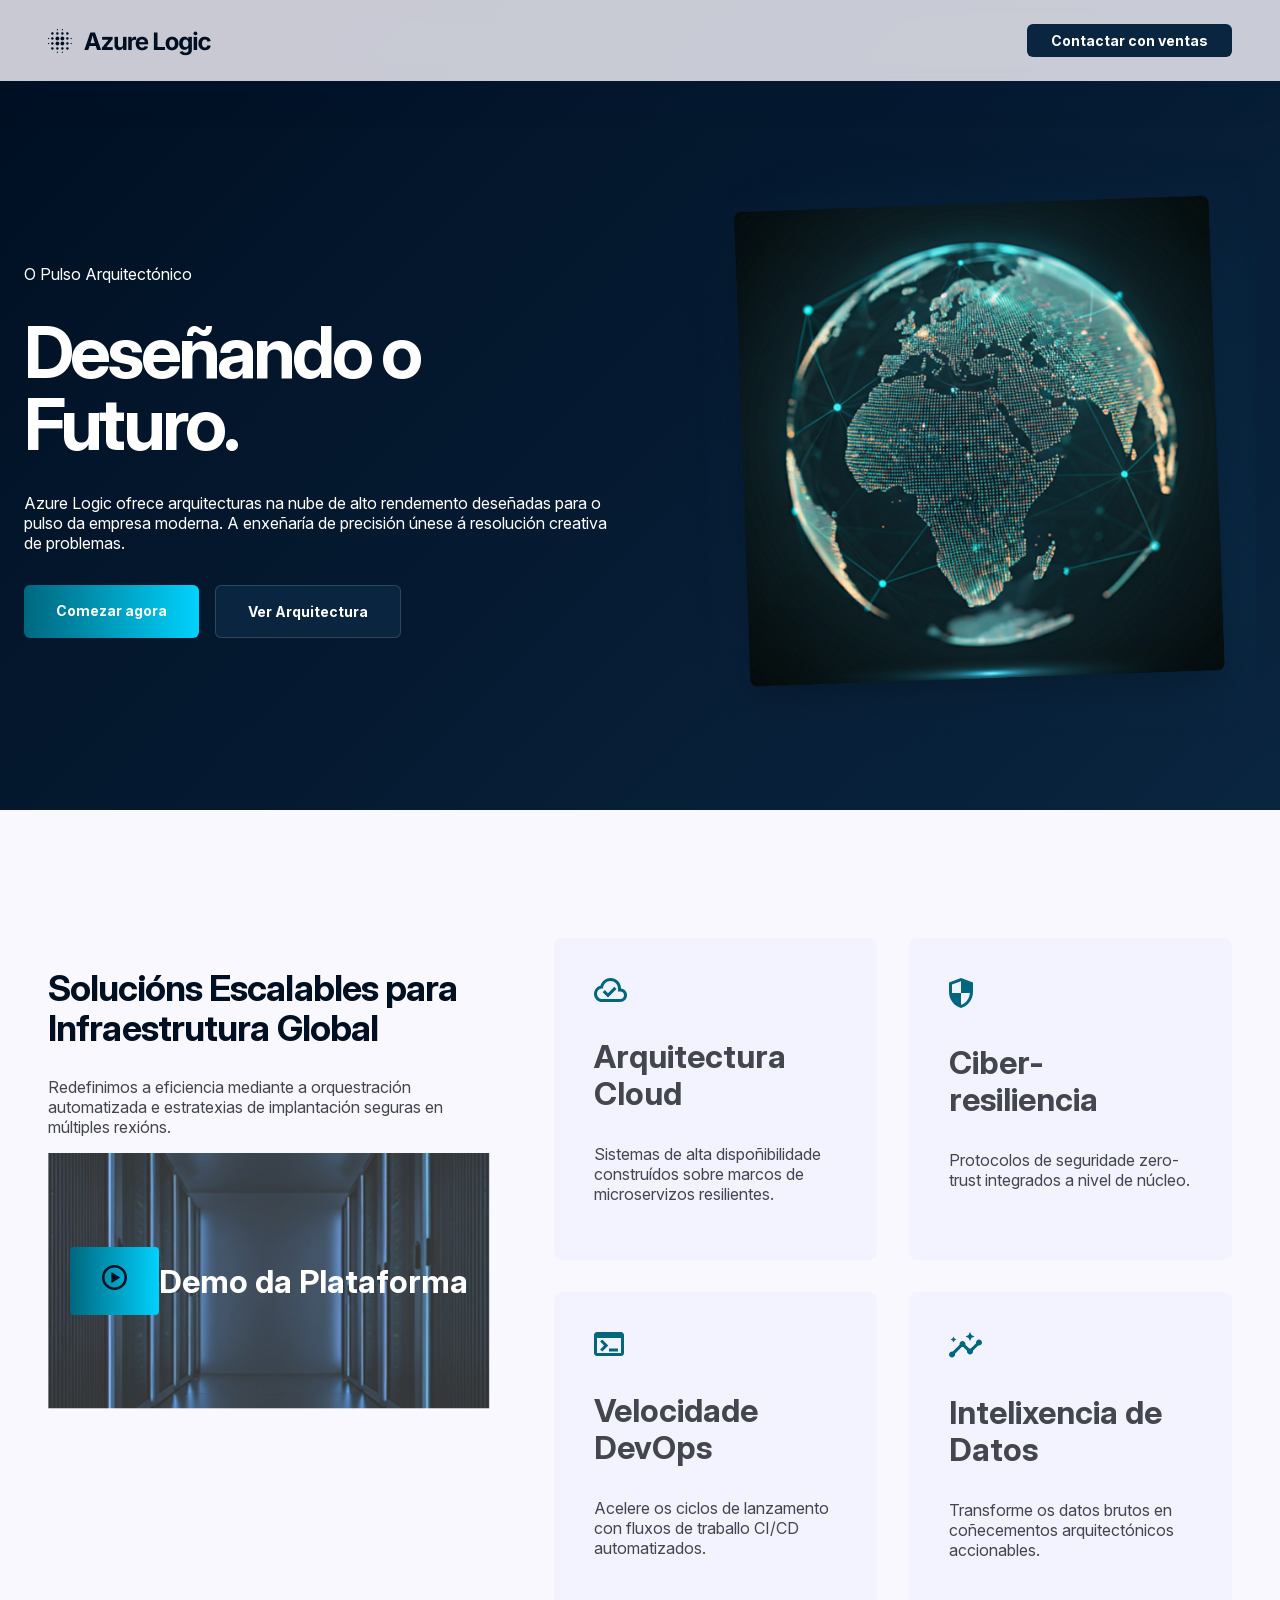
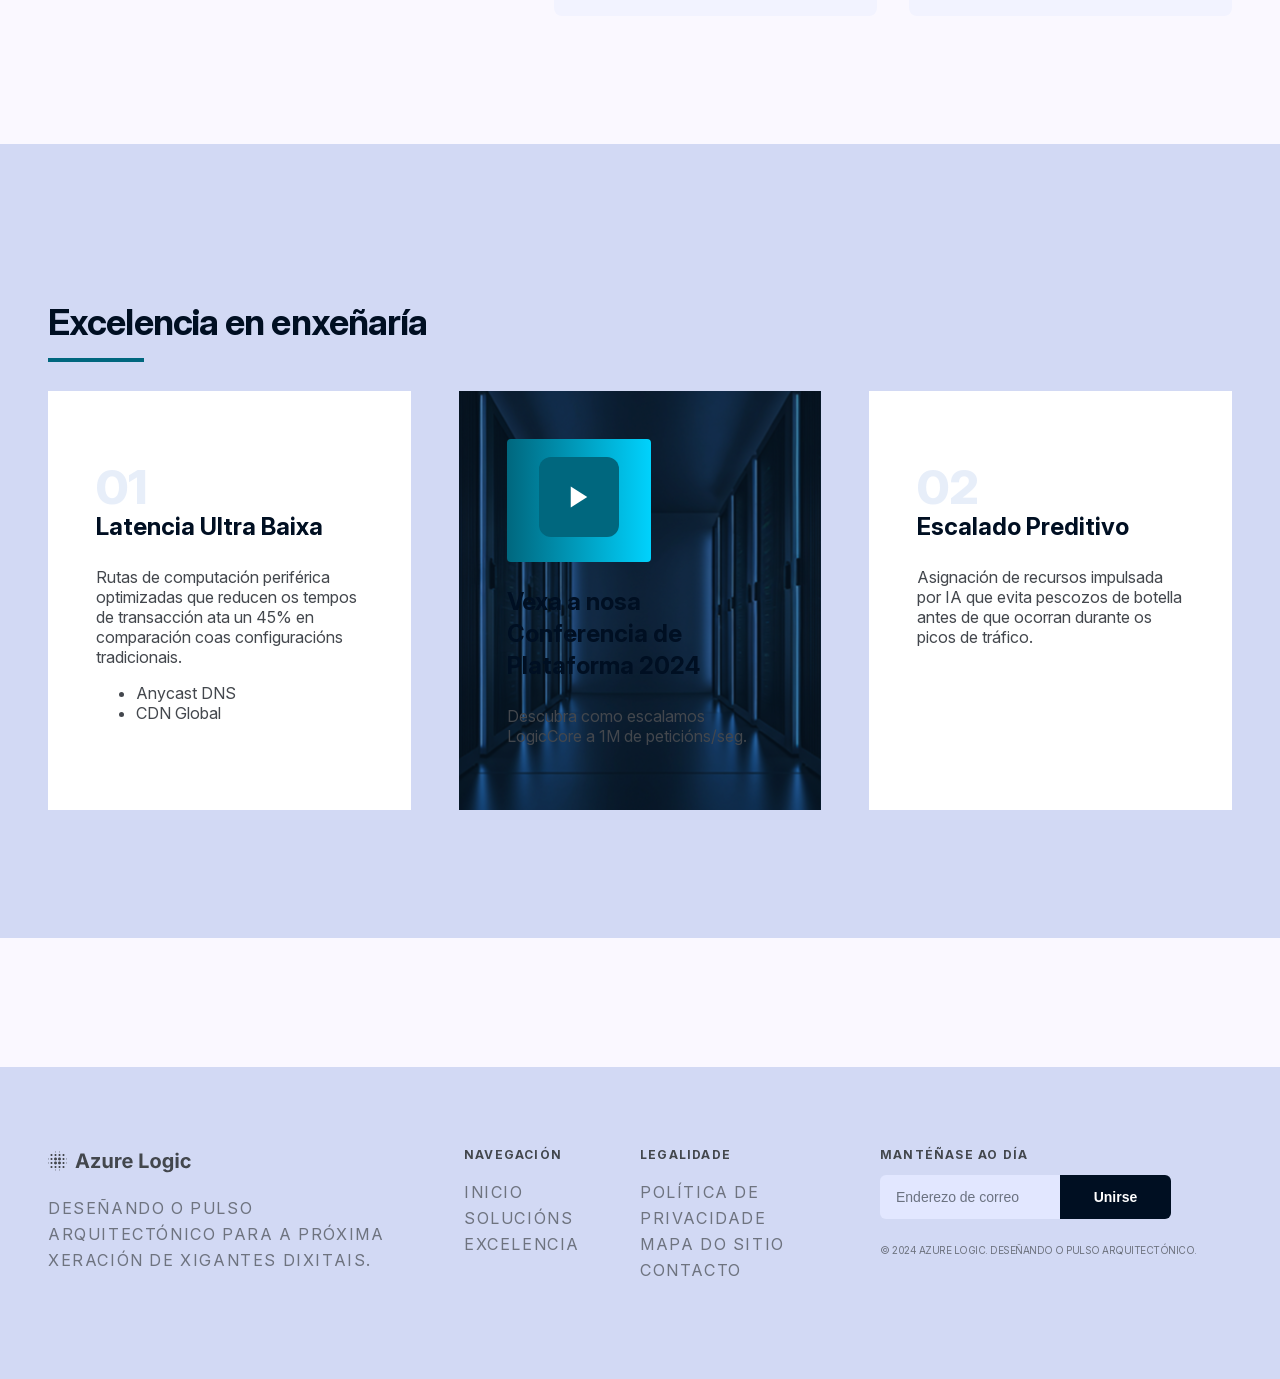
<file: index.html>
<!DOCTYPE html>
<html lang="gl">

<head>
    <meta charset="UTF-8">
    <base href="https://zeroseisdesign.github.io/azurelogic/">
    <meta name="viewport" content="width=device-width, initial-scale=1.0">
    <title>Inicio | Azure logic</title>
    <link rel="stylesheet" href="assets/css/imprimir.css" media="print">
    <link rel="stylesheet" href="assets/css/estilo.css" media="screen">
    <link rel="stylesheet" href="assets/css/inicio.css" media="screen">
    <link rel="icon" type="image/png" href="/favicon-96x96.png" sizes="96x96">
    <link rel="icon" type="image/svg+xml" href="/favicon.svg">
    <link rel="shortcut icon" href="/favicon.ico">
    <link rel="apple-touch-icon" sizes="180x180" href="/apple-touch-icon.png">
    <meta name="apple-mobile-web-app-title" content="Azure logic">
    <link rel="manifest" href="/site.webmanifest">
</head>

<body>
    <header>
        <nav class="contenedor-flex posicion-fija">
            <img src="assets/imaxes/logotipo.png" alt="logotipo" width="163" height="32">
            <ul class="oculto-print">
                <li><a role="button" href="index.html">Inicio</a></li>
                <li><a role="button" href="quen-somos.html">Solucións</a></li>
                <li><a role="button" href="#">Excelencia</a></li>
                <li><a role="button" href="contacto.html">Contacto</a></li>
            </ul>
            <a class="boton textos-blancos" role="button" href="contacto.html">Contactar con ventas</a>
        </nav>
        <div class="contenedor-flex banner">
            <div class="textos-blancos">
                <p>O Pulso Arquitectónico</p>
                <h1>Deseñando
                    o Futuro.</h1>
                <p>Azure Logic ofrece arquitecturas na nube de alto rendemento deseñadas para o pulso da empresa
                    moderna. A enxeñaría de precisión únese á resolución creativa de problemas.</p>
                <div class="contenedor-flex botones-banner">
                    <a class="boton boton-principal textos-blancos" href="">Comezar agora</a>
                    <a class="boton boton-secundario textos-blancos" href="">Ver Arquitectura</a>
                </div>
            </div>
            <div>
                <img class="imaxe-responsive key-visual oculto-print" src="assets/imaxes/globo-terraqueo.png"
                    alt="Globo terraqueo" width="693" height="752">
            </div>
        </div>
    </header>
    <main>
        <section>
            <div class="contenedor-flex contenedor-centrado contidos-solucions">
                <div class="textos-solucions">
                    <h2>Solucións Escalables para
                        Infraestrutura Global</h2>
                    <p>Redefinimos a eficiencia mediante a orquestración
                        automatizada e estratexias de implantación seguras
                        en múltiples rexións.</p>
                    <div class="video-corporativo">
                        <video src="assets/videos/video-corporativo.mp4" muted
                            poster="assets/imaxes/poster-corporativo.jpg"></video>
                        </video>
                        <div>
                            <button type="button"><img src="assets/imaxes/icono-play-video.svg"
                                    alt="play video"></button>
                            <h3>Demo da Plataforma</h3>
                        </div>
                    </div>
                </div>
                <div class="contenedor-flex grupo-solucions">
                    <div>
                        <img src="assets/imaxes/icono-cloud.svg" alt="icono cloud" width="33" height="24">
                        <h3>Arquitectura Cloud</h3>
                        <p>Sistemas de alta dispoñibilidade
                            construídos sobre marcos de
                            microservizos resilientes.</p>
                    </div>
                    <div>
                        <img src="assets/imaxes/icono-seguridad.svg" alt="icono seguridade" width="24" height="30"
                            aria-hidden="true">
                        <h3>Ciber-resiliencia</h3>
                        <p>Protocolos de seguridade zero-trust integrados a nivel de núcleo.</p>
                    </div>
                    <div>
                        <img src="assets/imaxes/icono-devops.svg" alt="icono desenvolvemento" aria-hidden="true"
                            width="30" height="24">
                        <h3>Velocidade DevOps</h3>
                        <p>Acelere os ciclos de lanzamento
                            con fluxos de traballo CI/CD
                            automatizados.</p>
                    </div>
                    <div>
                        <img src="assets/imaxes/icono-intelixencia.svg" alt="icono intelixencia" aria-hidden="true"
                            width="33" height="26">
                        <h3>Intelixencia de Datos</h3>
                        <p>Transforme os datos brutos en
                            coñecementos arquitectónicos
                            accionables.</p>
                    </div>
                </div>
            </div>
        </section>
        <section class="fondo-terciario">
            <div class="contenedor-centrado">
                <h2 class="sub-raiado">Excelencia en enxeñaría</h2>
                <div class="contenedor-flex caixas-brancas">
                    <div>
                        <h3><span>01</span> Latencia Ultra Baixa</h3>
                        <p>Rutas de computación periférica optimizadas que reducen os
                            tempos de transacción ata un 45%
                            en comparación coas
                            configuracións tradicionais.</p>
                        <ul>
                            <li>Anycast DNS</li>
                            <li>CDN Global</li>
                        </ul>
                    </div>
                    <div class="caixa-video">
                        <img class="fondo oculto-print" src="assets/imaxes/servidores.png" alt="servidores" width="363"
                            height="453">
                        <div>
                            <button type="button" aria-label="play">
                                <img src="assets/imaxes/icono-play.svg" alt="play">
                            </button>
                            <h3>Vexa a nosa Conferencia de Plataforma 2024</h3>
                            <p>Descubra como escalamos LogicCore a 1M de peticións/seg.</p>
                        </div>
                    </div>
                    <div>
                        <h3><span>02</span> Escalado Preditivo</h3>
                        <p>Asignación de recursos impulsada por IA que evita pescozos de botella antes de que ocorran
                            durante os picos de tráfico.</p>
                    </div>
                </div>
            </div>
        </section>
    </main>
    <footer class="contenedor-grid">
        <div class="item-1">
            <img src="assets/imaxes/logotipo-footer.svg" alt="logotipo" width="165" height="28">
            <p>Deseñando o Pulso Arquitectónico para a próxima xeración de xigantes dixitais.</p>
        </div>
        <div class="item-2 oculto-print contenedor-flex">
            <div>
                <h3>Navegación</h3>
                <nav>
                    <ul>
                        <li><a href="#">Inicio</a></li>
                        <li><a href="#">Solucións</a></li>
                        <li><a href="#">Excelencia</a></li>
                    </ul>
                </nav>
            </div>
            <div>
                <h3>legalidade</h3>
                <nav>
                    <ul>
                        <li><a href="#">Política de Privacidade</a></li>
                        <li><a href="#">Mapa do sitio</a></li>
                        <li><a href="#">Contacto</a></li>
                    </ul>
                </nav>
            </div>
        </div>
        <div class="item-3">
            <h3>Mantéñase ao día</h3>
            <form action="#" method="post" class="contenedor-flex">
                <input type="email" name="Newsletter" placeholder="Enderezo de correo">
                <button type="submit">Unirse</button>
            </form>
            <p><small>© 2024 Azure Logic. Deseñando o Pulso Arquitectónico.</small></p>
        </div>
    </footer>
</body>

</html>
</file>
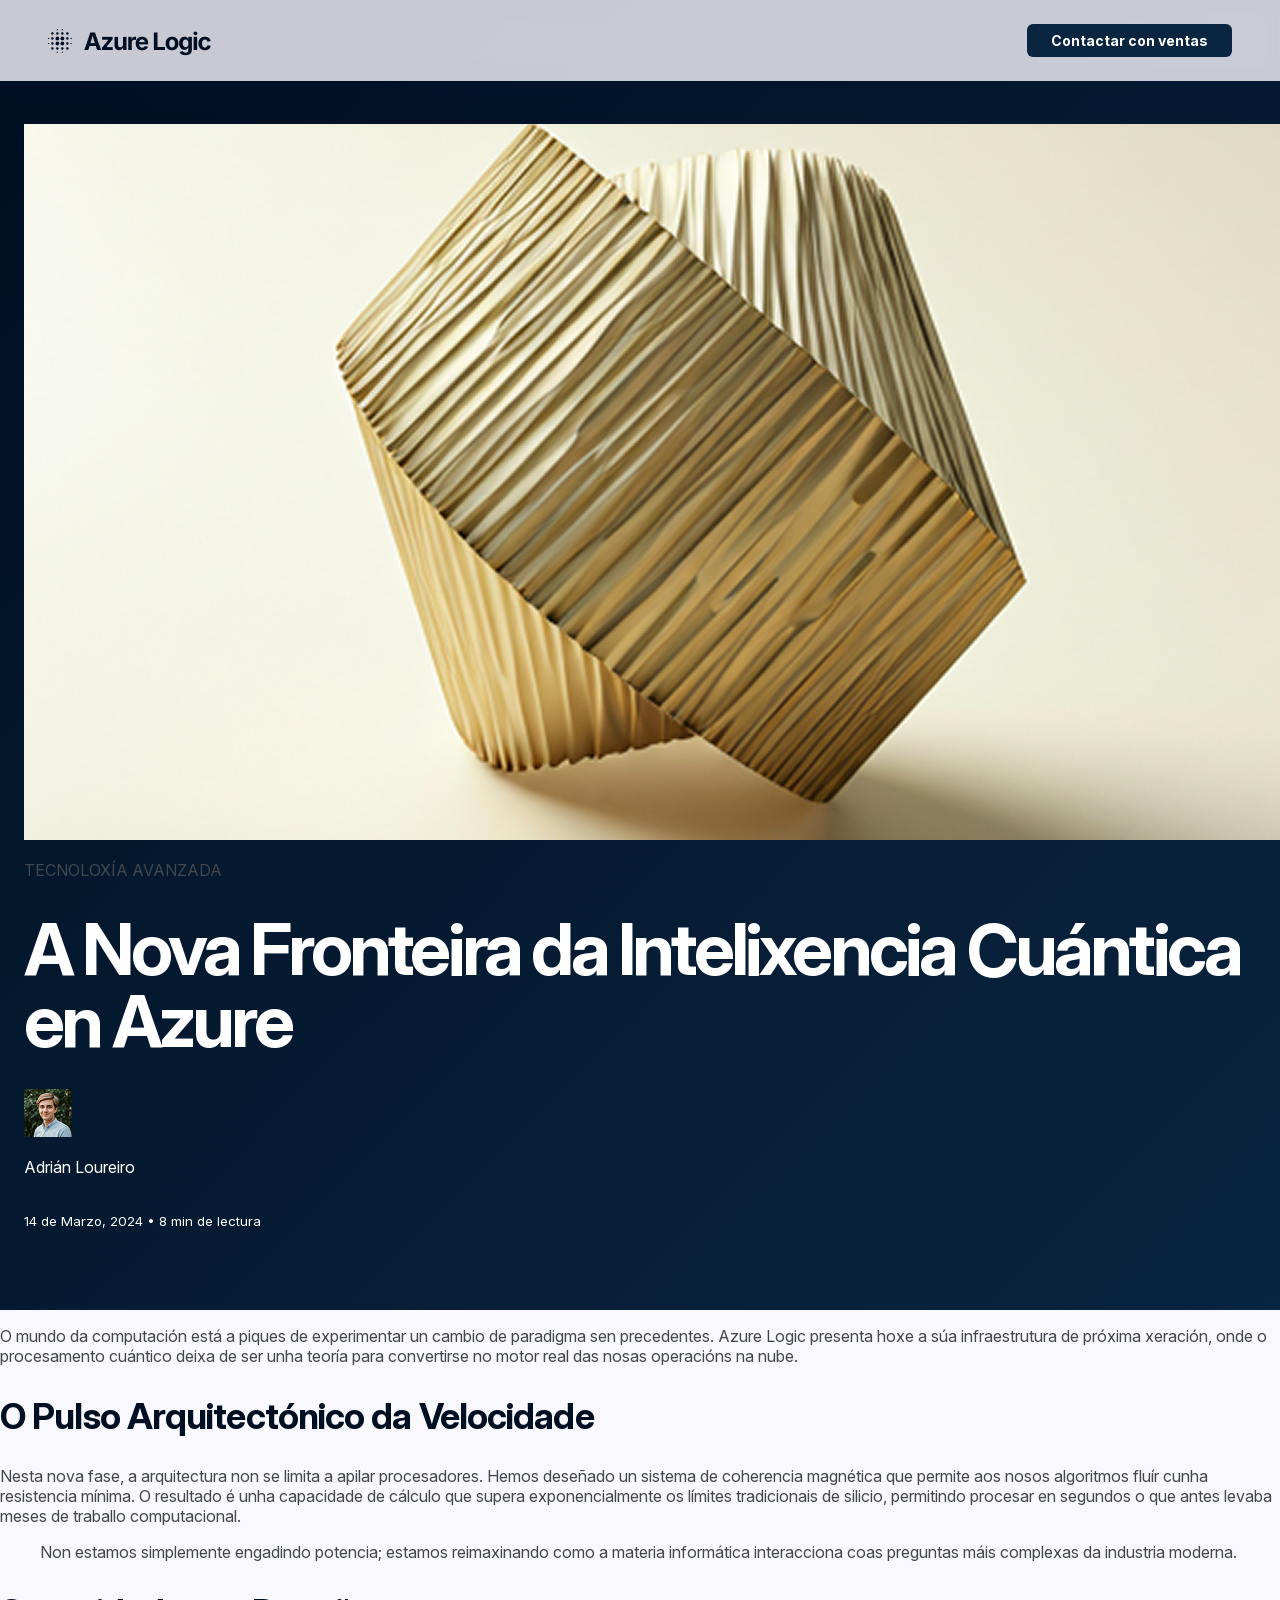
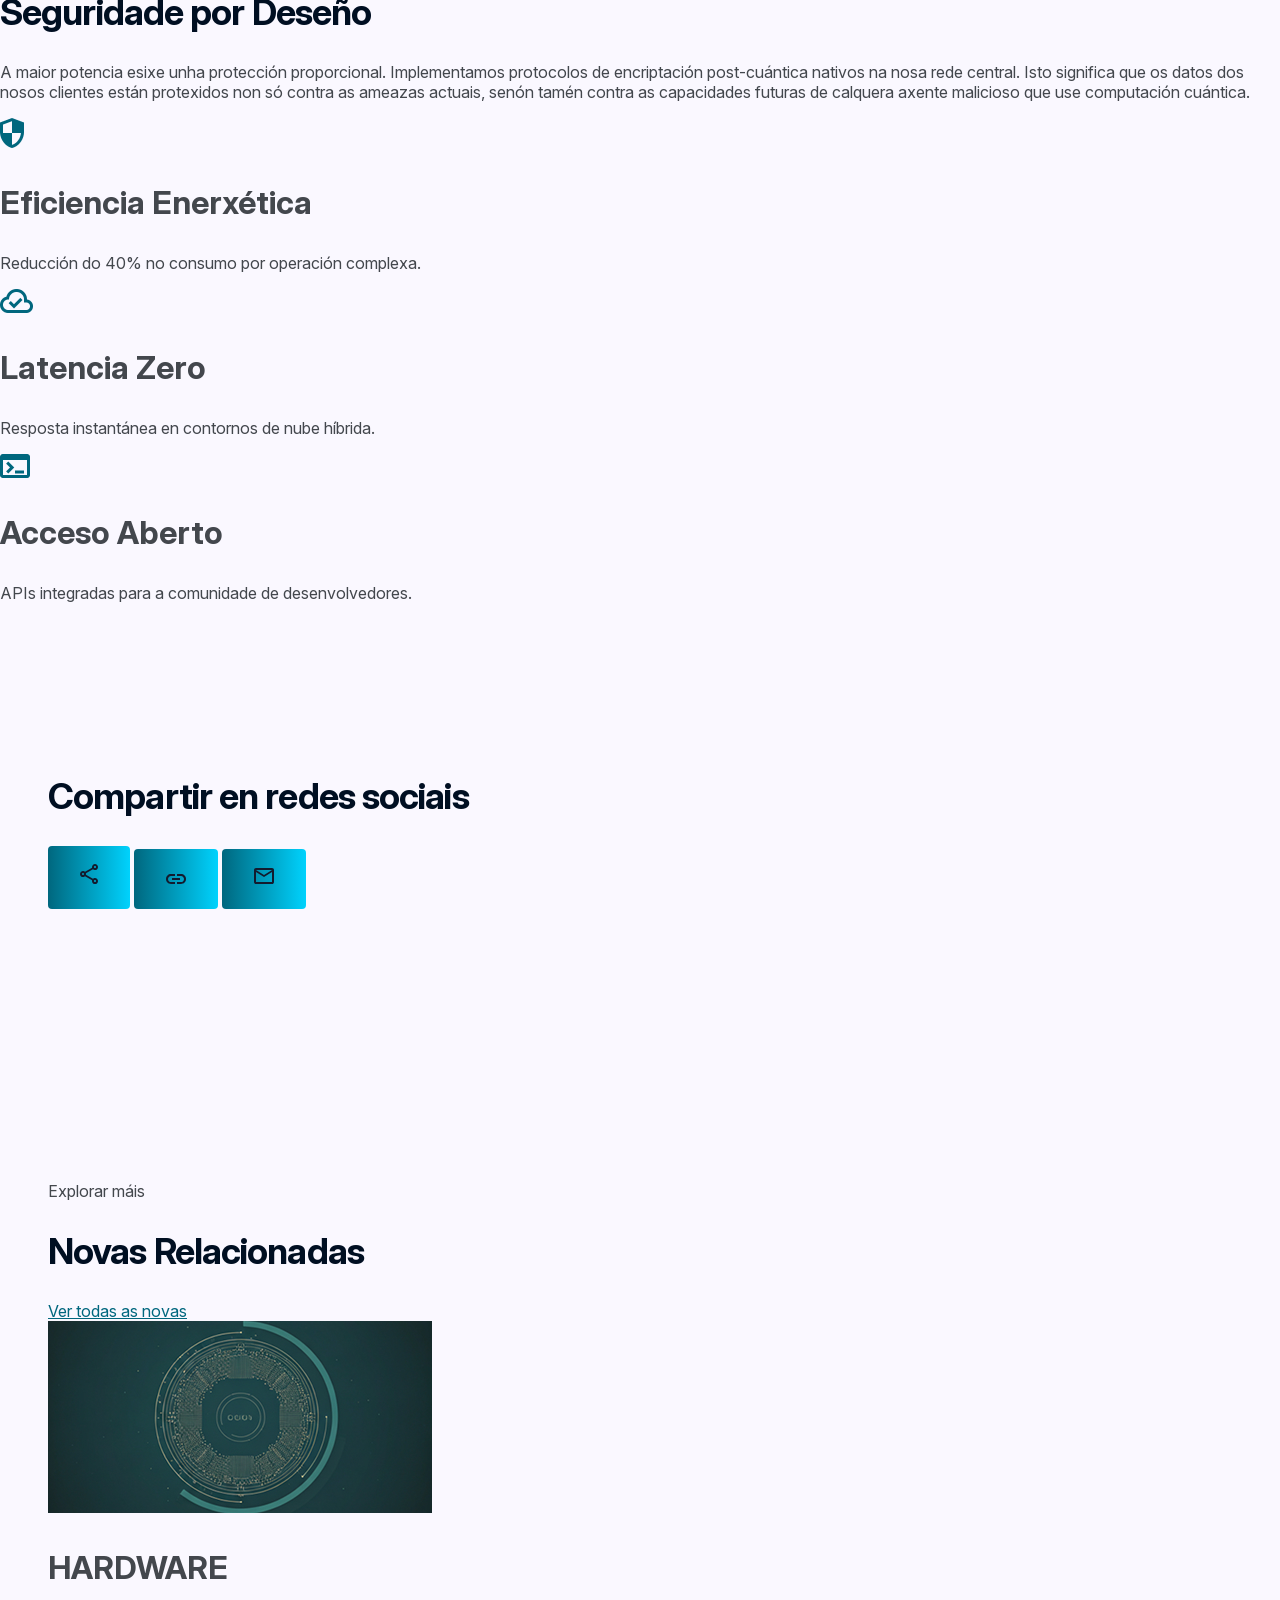
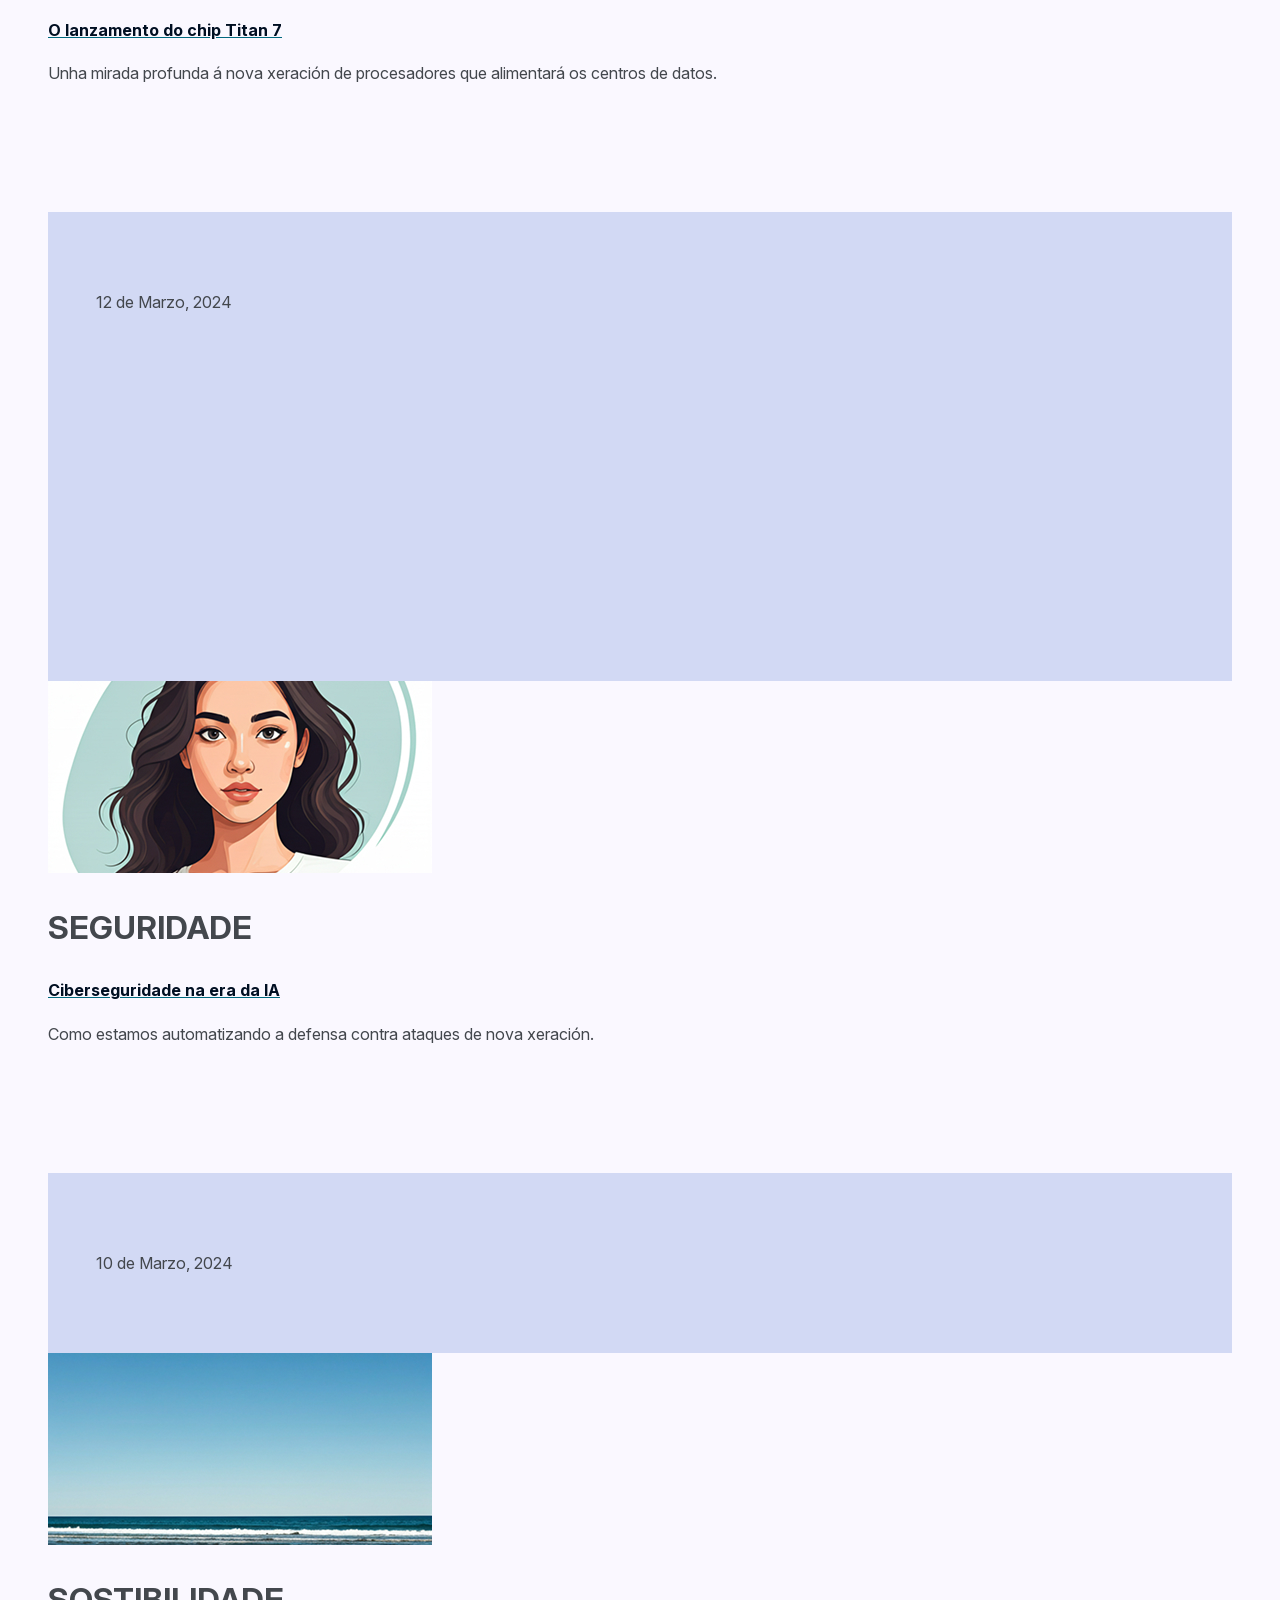
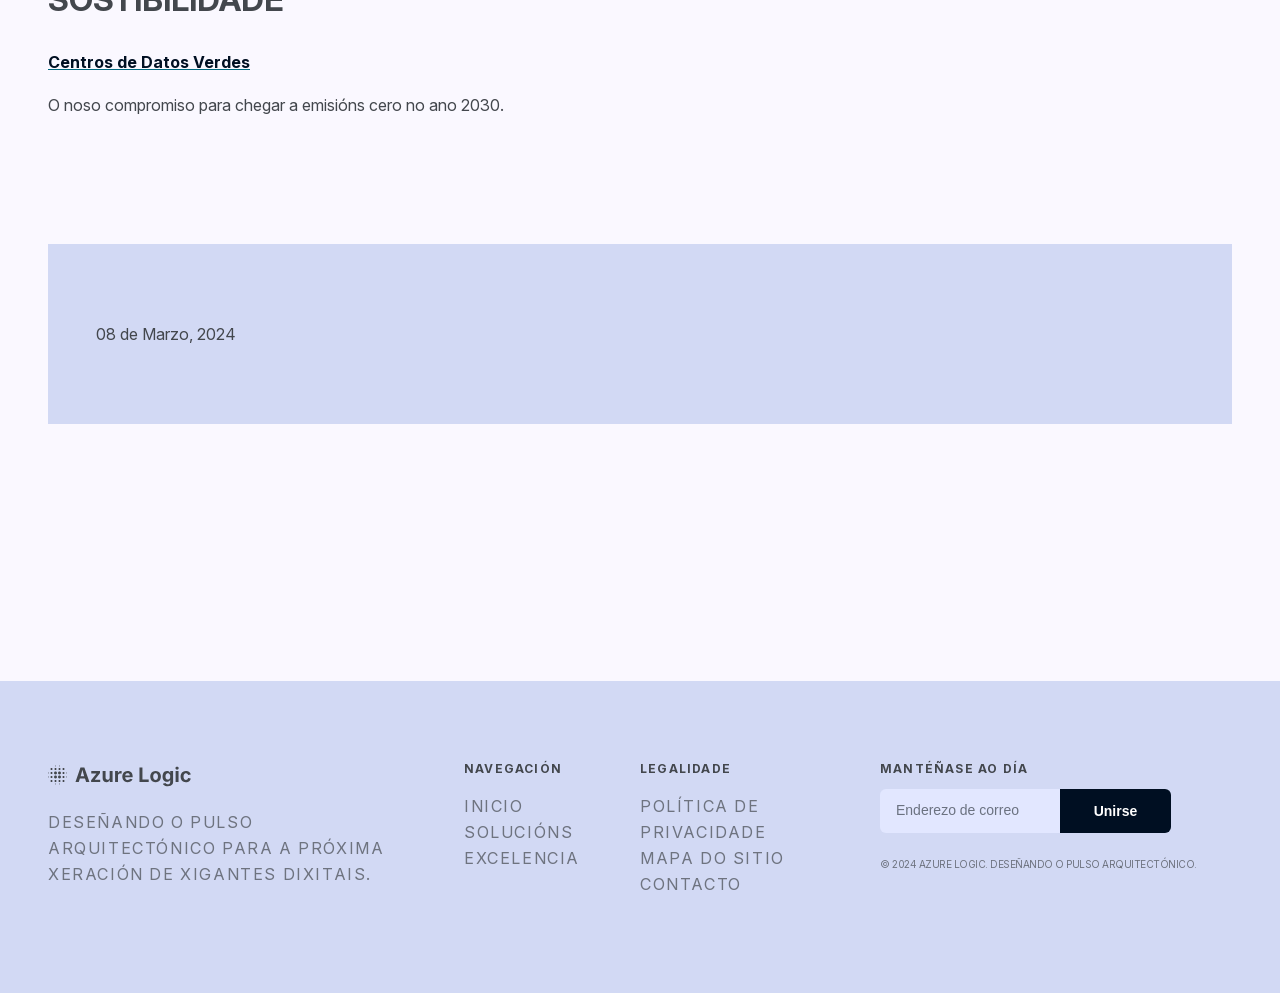
<file: noticia.html>
<!DOCTYPE html>
<html lang="gl">

<head>
    <meta charset="UTF-8">
    <base href="https://zeroseisdesign.github.io/azurelogic/">
    <meta name="viewport" content="width=device-width, initial-scale=1.0">
    <title>Noticias | Azure logic</title>
    <link rel="stylesheet" href="assets/css/imprimir.css" media="print">
    <link rel="stylesheet" href="assets/css/estilo.css" media="screen">
    <link rel="stylesheet" href="assets/css/noticia.css" media="screen">
    <link rel="icon" type="image/png" href="/favicon-96x96.png" sizes="96x96">
    <link rel="icon" type="image/svg+xml" href="/favicon.svg">
    <link rel="shortcut icon" href="/favicon.ico">
    <link rel="apple-touch-icon" sizes="180x180" href="/apple-touch-icon.png">
    <meta name="apple-mobile-web-app-title" content="Azure logic">
    <link rel="manifest" href="/site.webmanifest">
</head>

<body>
    <header>
        <nav class="contenedor-flex posicion-fija">
            <img src="assets/imaxes/logotipo.png" alt="logotipo" width="163" height="32">
            <ul class="oculto-print">
                <li><a role="button" href="index.html">Inicio</a></li>
                <li><a role="button" href="quen-somos.html">Solucións</a></li>
                <li><a role="button" href="#">Excelencia</a></li>
                <li><a role="button" href="contacto.html">Contacto</a></li>
            </ul>
            <a class="boton textos-blancos" role="button" href="contacto.html">Contactar con ventas</a>
        </nav>
        <div class="banner">
            <img src="assets/imaxes/foto-noticia.jpg" alt="Obra de arte" width="1280" height="716">
            <p>TECNOLOXÍA AVANZADA</p>
            <h1 class="textos-blancos">A Nova Fronteira da Intelixencia Cuántica en Azure</h1>
            <div>
                <div><img src="assets/imaxes/Adrian-Loureiro.jpg" alt="Adrián Loureiro" width="48" height="48"></div>
                <div class="textos-blancos">
                    <p>Adrián Loureiro</p>
                    <p><small>14 de Marzo, 2024 • 8 min de lectura</small></p>
                </div>
            </div>
        </div>
    </header>
    <main>
        <article>
            <p>O mundo da computación está a piques de experimentar un cambio de
                paradigma sen precedentes. Azure Logic presenta hoxe a súa infraestrutura
                de próxima xeración, onde o procesamento cuántico deixa de ser unha teoría para convertirse no motor
                real das nosas operacións na nube.</p>
            <h2>O Pulso Arquitectónico da Velocidade</h2>
            <p>Nesta nova fase, a arquitectura non se limita a apilar procesadores. Hemos deseñado un sistema de
                coherencia magnética que permite aos nosos algoritmos fluír cunha resistencia mínima. O resultado é unha
                capacidade de cálculo que supera exponencialmente os límites tradicionais de silicio, permitindo
                procesar en segundos o que antes levaba meses de traballo computacional.</p>
            <blockquote>Non estamos simplemente engadindo potencia; estamos reimaxinando como a materia informática
                interacciona coas preguntas máis complexas da industria moderna.</blockquote>
            <h2>Seguridade por Deseño</h2>
            <p>A maior potencia esixe unha protección proporcional. Implementamos protocolos de encriptación
                post-cuántica nativos na nosa rede central. Isto significa que os datos dos nosos clientes están
                protexidos non só contra as ameazas actuais, senón tamén contra as capacidades futuras de calquera
                axente malicioso que use computación cuántica.</p>
            <div>
                <div><img src="assets/imaxes/icono-seguridad@2x.png" alt="icono eficiencia" width="24" height="30">
                    <h3>Eficiencia Enerxética</h3>
                    <p>Reducción do 40% no consumo por operación complexa.</p>
                </div>
                <div><img src="assets/imaxes/icono-cloud@2x.png" alt="icono latencia" width="33" height="24">
                    <h3>Latencia Zero</h3>
                    <p>Resposta instantánea en contornos de nube híbrida.</p>
                </div>
                <div><img src="assets/imaxes/icono-devops@2x.png" alt="icono acceso aberto" width="30" height="24">
                    <h3>Acceso Aberto</h3>
                    <p>APIs integradas para a comunidade de desenvolvedores.</p>
                </div>
            </div>
            <section>
                <h2>Compartir en redes sociais</h2>
                <button type="button" aria-label="Compartir"><img src="assets/imaxes/icono-compatir.svg"
                        alt="icono compartir"></button>
                <button type="button" aria-label="Copiar enlace">
                    <img src="assets/imaxes/icono-enlace.svg" alt="icono enlace">
                </button>
                <button type="button" aria-label="Enviar por mail"><img src="assets/imaxes/icono-mail.svg"
                        alt="icono email"></button>
            </section>
        </article>
        <section>
            <div>
                <div>
                    <p>Explorar máis</p>
                    <h2>Novas Relacionadas</h2>
                </div>
                <div><a href="#">Ver todas as novas</a></div>
            </div>
            <div>
                <div>
                    <img src="assets/imaxes/Microchips-e-circuitos.jpg" alt="microchips" width="384" height="192">
                    <h3>HARDWARE</h3>
                    <a href="#">
                        <h4>O lanzamento do chip Titan 7</h4>
                    </a>
                    <p>Unha mirada profunda á nova xeración de
                        procesadores que alimentará os centros de datos.</p>
                    <footer>12 de Marzo, 2024<footer>
                </div>
                <div>
                    <img src="assets/imaxes/Seguridade-dixital.jpg" alt="Debuxo dun rostro de muller" width="384"
                        height="192">
                    <h3>SEGURIDADE</h3>
                    <a href="#">
                        <h4>Ciberseguridade na era da IA</h4>
                    </a>
                    <p>Como estamos automatizando a defensa contra
                        ataques de nova xeración.</p>
                    <footer>10 de Marzo, 2024</footer>
                </div>
                <div>
                    <img src="assets/imaxes/Terra-dende-o-espazo.jpg" alt="Horizonte no mar">
                    <h3>SOSTIBILIDADE</h3>
                    <a href="#">
                        <h4>Centros de Datos Verdes</h4>
                    </a>
                    <p>O noso compromiso para chegar a emisións cero
                        no ano 2030.</p>
                    <footer>08 de Marzo, 2024</footer>
                </div>
            </div>
        </section>
    </main>
    <footer class="contenedor-grid">
        <div class="item-1">
            <img src="assets/imaxes/logotipo-footer.svg" alt="logotipo" width="165" height="28">
            <p>Deseñando o Pulso Arquitectónico para a próxima xeración de xigantes dixitais.</p>
        </div>
        <div class="item-2 oculto-print contenedor-flex">
            <div>
                <h3>Navegación</h3>
                <nav>
                    <ul>
                        <li><a href="#">Inicio</a></li>
                        <li><a href="#">Solucións</a></li>
                        <li><a href="#">Excelencia</a></li>
                    </ul>
                </nav>
            </div>
            <div>
                <h3>legalidade</h3>
                <nav>
                    <ul>
                        <li><a href="#">Política de Privacidade</a></li>
                        <li><a href="#">Mapa do sitio</a></li>
                        <li><a href="#">Contacto</a></li>
                    </ul>
                </nav>
            </div>
        </div>
        <div class="item-3">
            <h3>Mantéñase ao día</h3>
            <form action="#" method="post" class="contenedor-flex">
                <input type="email" name="Newsletter" placeholder="Enderezo de correo">
                <button type="submit">Unirse</button>
            </form>
            <p><small>© 2024 Azure Logic. Deseñando o Pulso Arquitectónico.</small></p>
        </div>
    </footer>
</body>

</html>
</file>
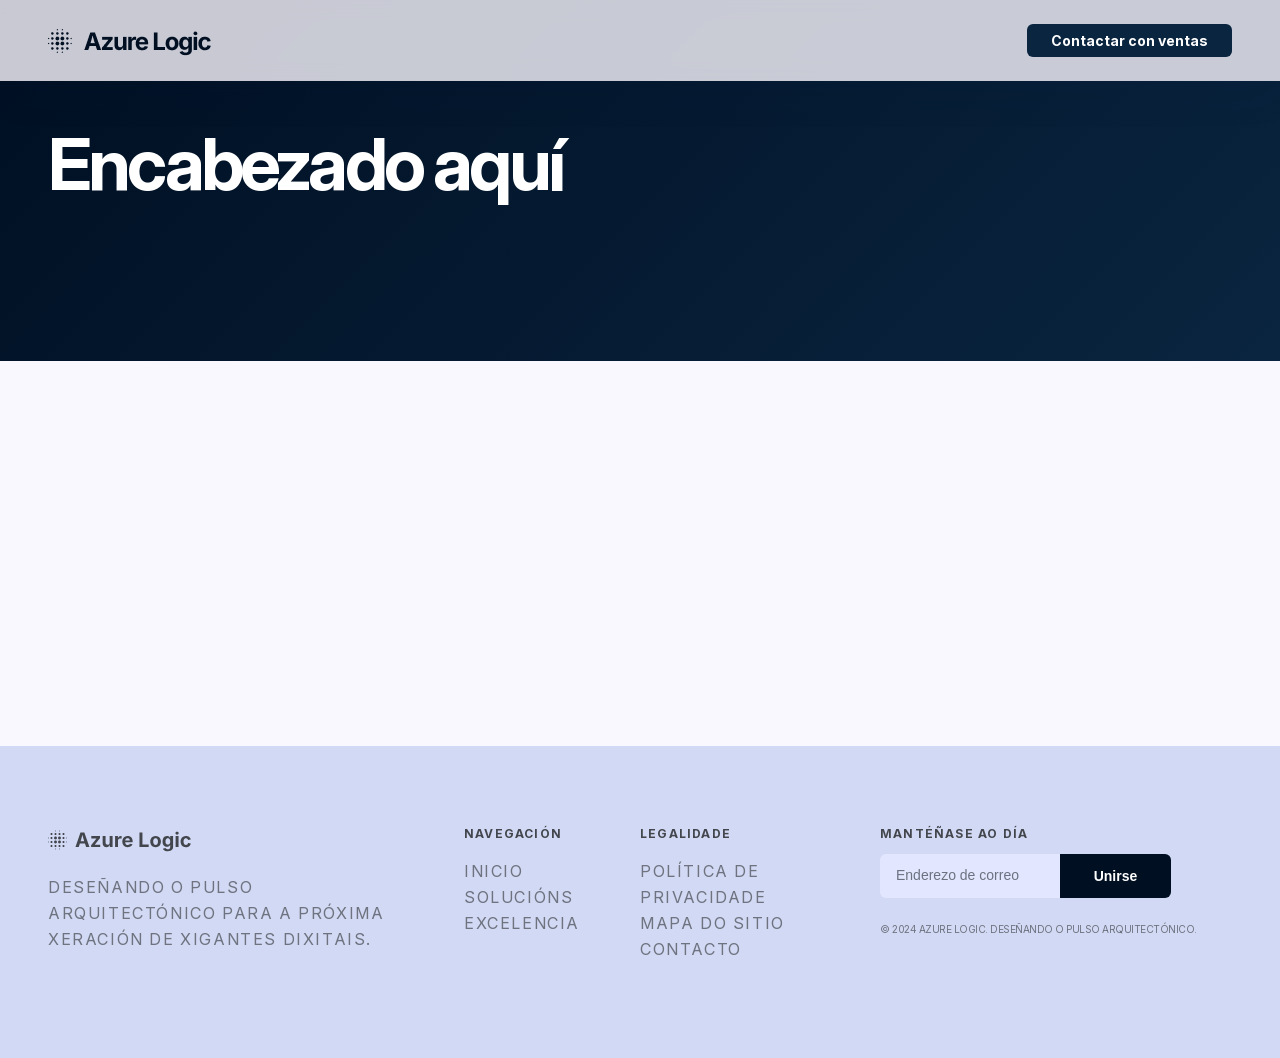
<file: plantilla.html>
<!DOCTYPE html>
<html lang="gl">

<head>
    <meta charset="UTF-8">
    <base href="https://zeroseisdesign.github.io/azurelogic/">
    <meta name="viewport" content="width=device-width, initial-scale=1.0">
    <title>Título aquí | Azure logic</title>
    <link rel="stylesheet" href="assets/css/imprimir.css" media="print">
    <link rel="stylesheet" href="assets/css/estilo.css" media="screen">
    <link rel="stylesheet" href="assets/css/estilo-propio.css" media="screen">
    <link rel="icon" type="image/png" href="/favicon-96x96.png" sizes="96x96">
    <link rel="icon" type="image/svg+xml" href="/favicon.svg">
    <link rel="shortcut icon" href="/favicon.ico">
    <link rel="apple-touch-icon" sizes="180x180" href="/apple-touch-icon.png">
    <meta name="apple-mobile-web-app-title" content="Azure logic">
    <link rel="manifest" href="/site.webmanifest">
</head>

<body>
    <header>
        <nav class="contenedor-flex posicion-fija">
            <img src="assets/imaxes/logotipo.png" alt="logotipo" width="163" height="32">
            <ul class="oculto-print">
                <li><a role="button" href="index.html">Inicio</a></li>
                <li><a role="button" href="quen-somos.html">Solucións</a></li>
                <li><a role="button" href="#">Excelencia</a></li>
                <li><a role="button" href="contacto.html">Contacto</a></li>
            </ul>
            <a class="boton textos-blancos" role="button" href="contacto.html">Contactar con ventas</a>
        </nav>
        <!-- Descomentar a section para personalizar o banner. -->
        <section>
            <!--<img src="assets/imaxes/banner.jpg" alt="Banner de una mujer robotizada representando IA">-->
            <div>
                <h1 class="textos-blancos">Encabezado aquí</h1>
            </div>
        </section>
    </header>
    <main>
        <section>
            <div class="contenedor-centrado">
                <!-- O contido vai aquí. Sustituir isto polo contido -->
            </div>
        </section>
    </main>
    <footer class="contenedor-grid">
        <div class="item-1">
            <img src="assets/imaxes/logotipo-footer.svg" alt="logotipo" width="165" height="28">
            <p>Deseñando o Pulso Arquitectónico para a próxima xeración de xigantes dixitais.</p>
        </div>
        <div class="item-2 oculto-print contenedor-flex">
            <div>
                <h3>Navegación</h3>
                <nav>
                    <ul>
                        <li><a href="#">Inicio</a></li>
                        <li><a href="#">Solucións</a></li>
                        <li><a href="#">Excelencia</a></li>
                    </ul>
                </nav>
            </div>
            <div>
                <h3>legalidade</h3>
                <nav>
                    <ul>
                        <li><a href="#">Política de Privacidade</a></li>
                        <li><a href="#">Mapa do sitio</a></li>
                        <li><a href="#">Contacto</a></li>
                    </ul>
                </nav>
            </div>
        </div>
        <div class="item-3">
            <h3>Mantéñase ao día</h3>
            <form action="#" method="post" class="contenedor-flex">
                <input type="email" name="Newsletter" placeholder="Enderezo de correo">
                <button type="submit">Unirse</button>
            </form>
            <p><small>© 2024 Azure Logic. Deseñando o Pulso Arquitectónico.</small></p>
        </div>
    </footer>
</body>

</html>
</file>
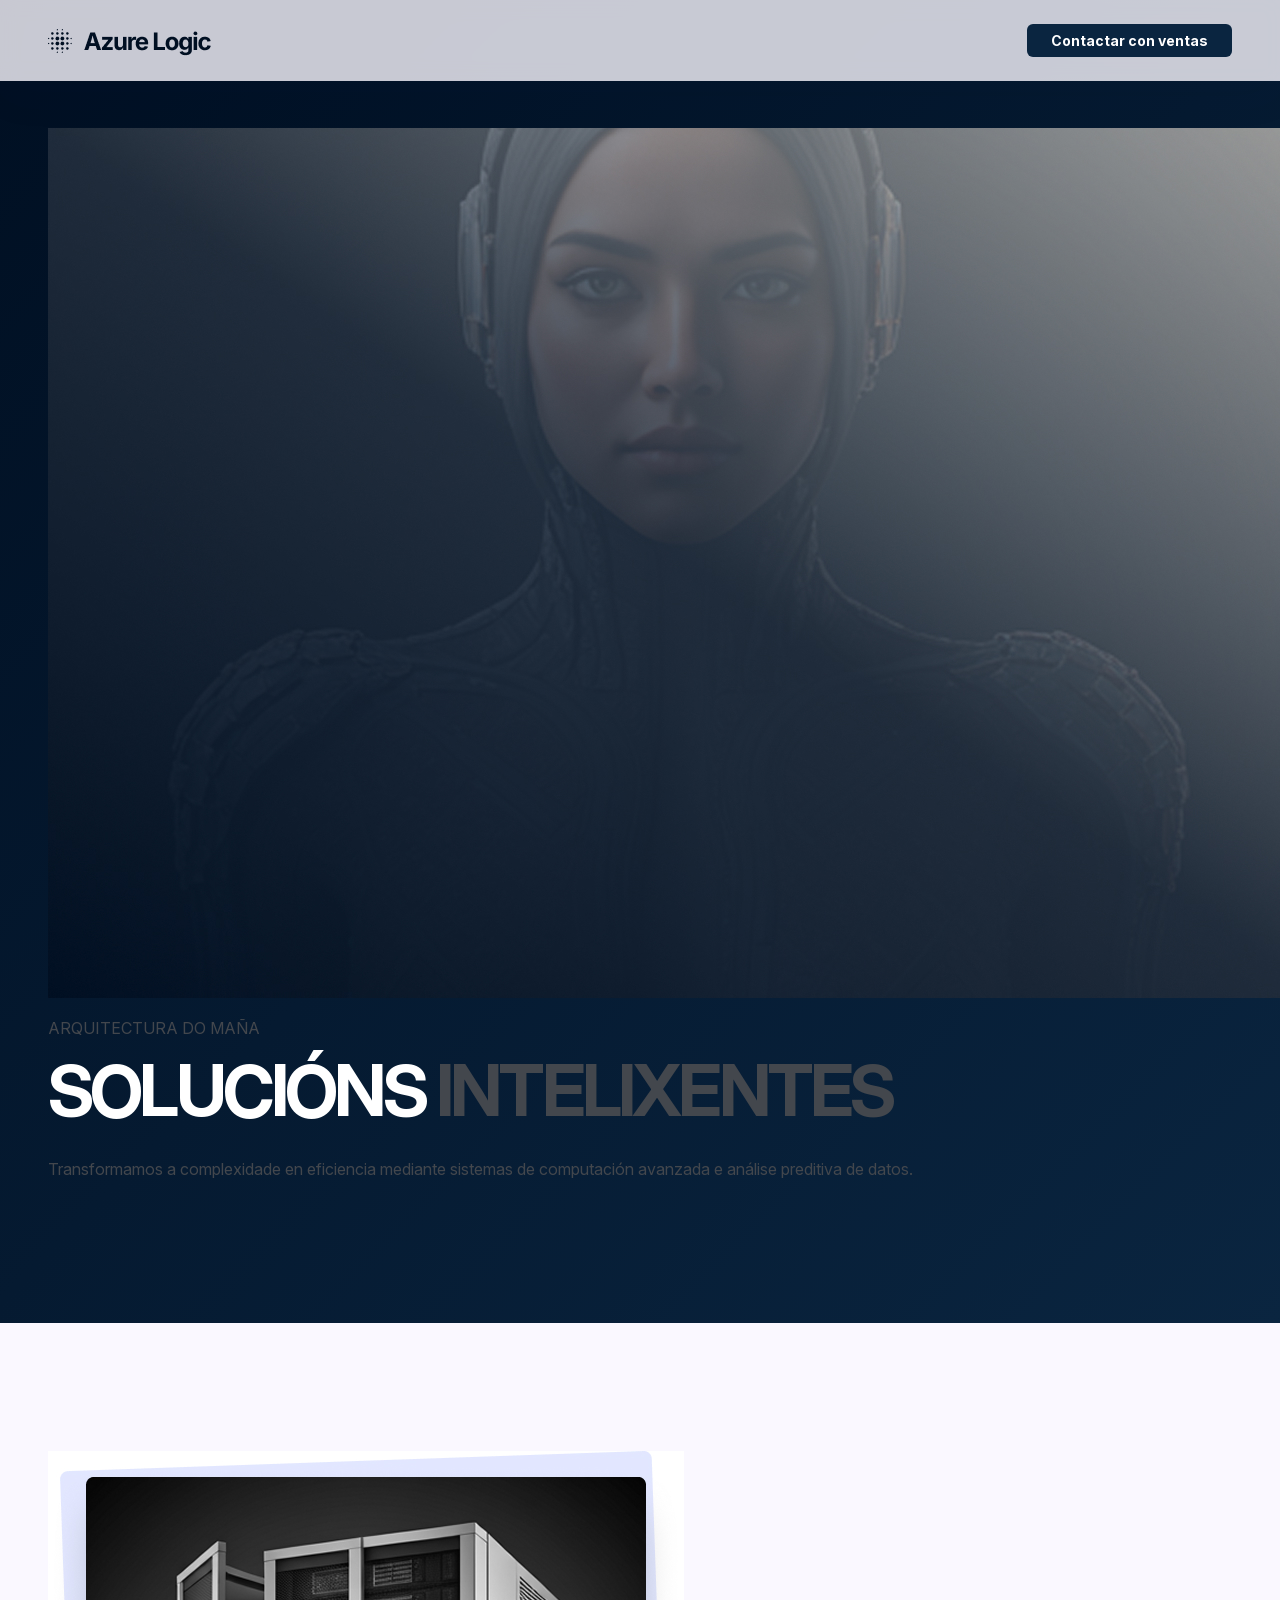
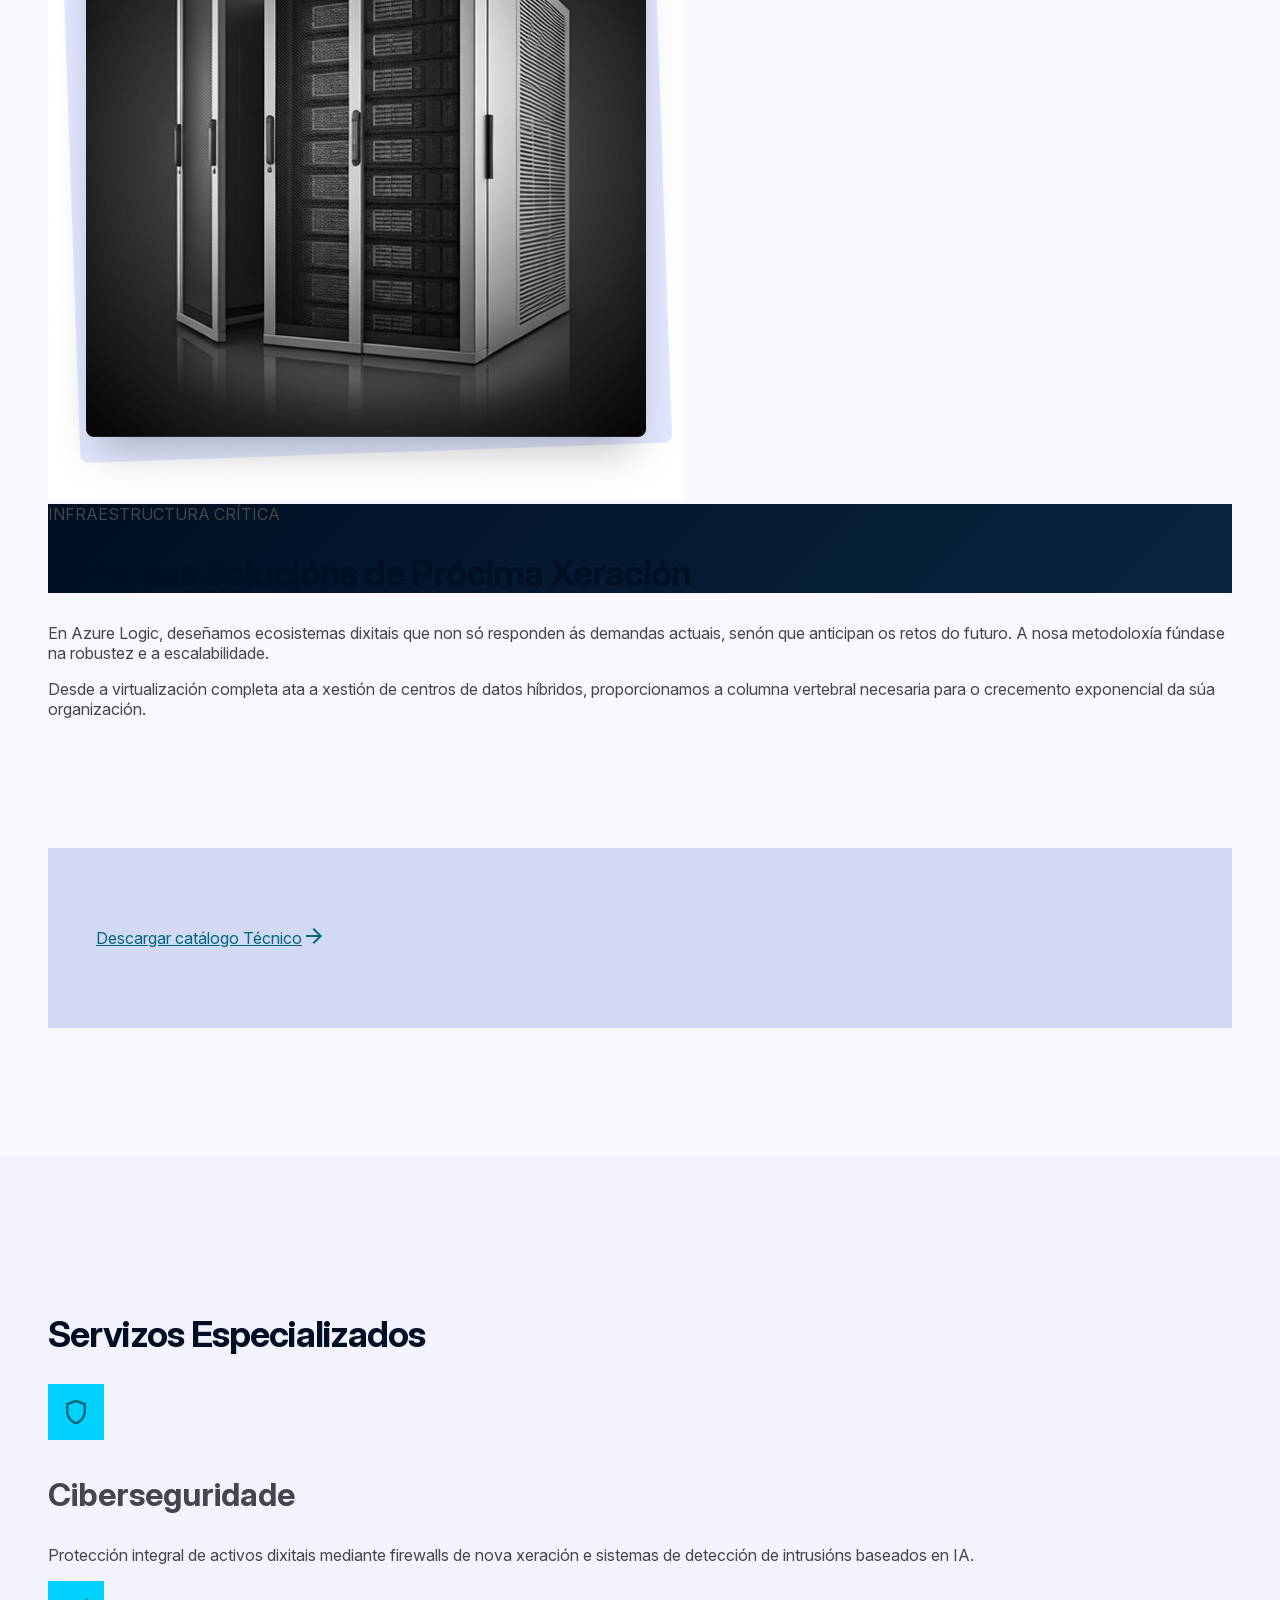
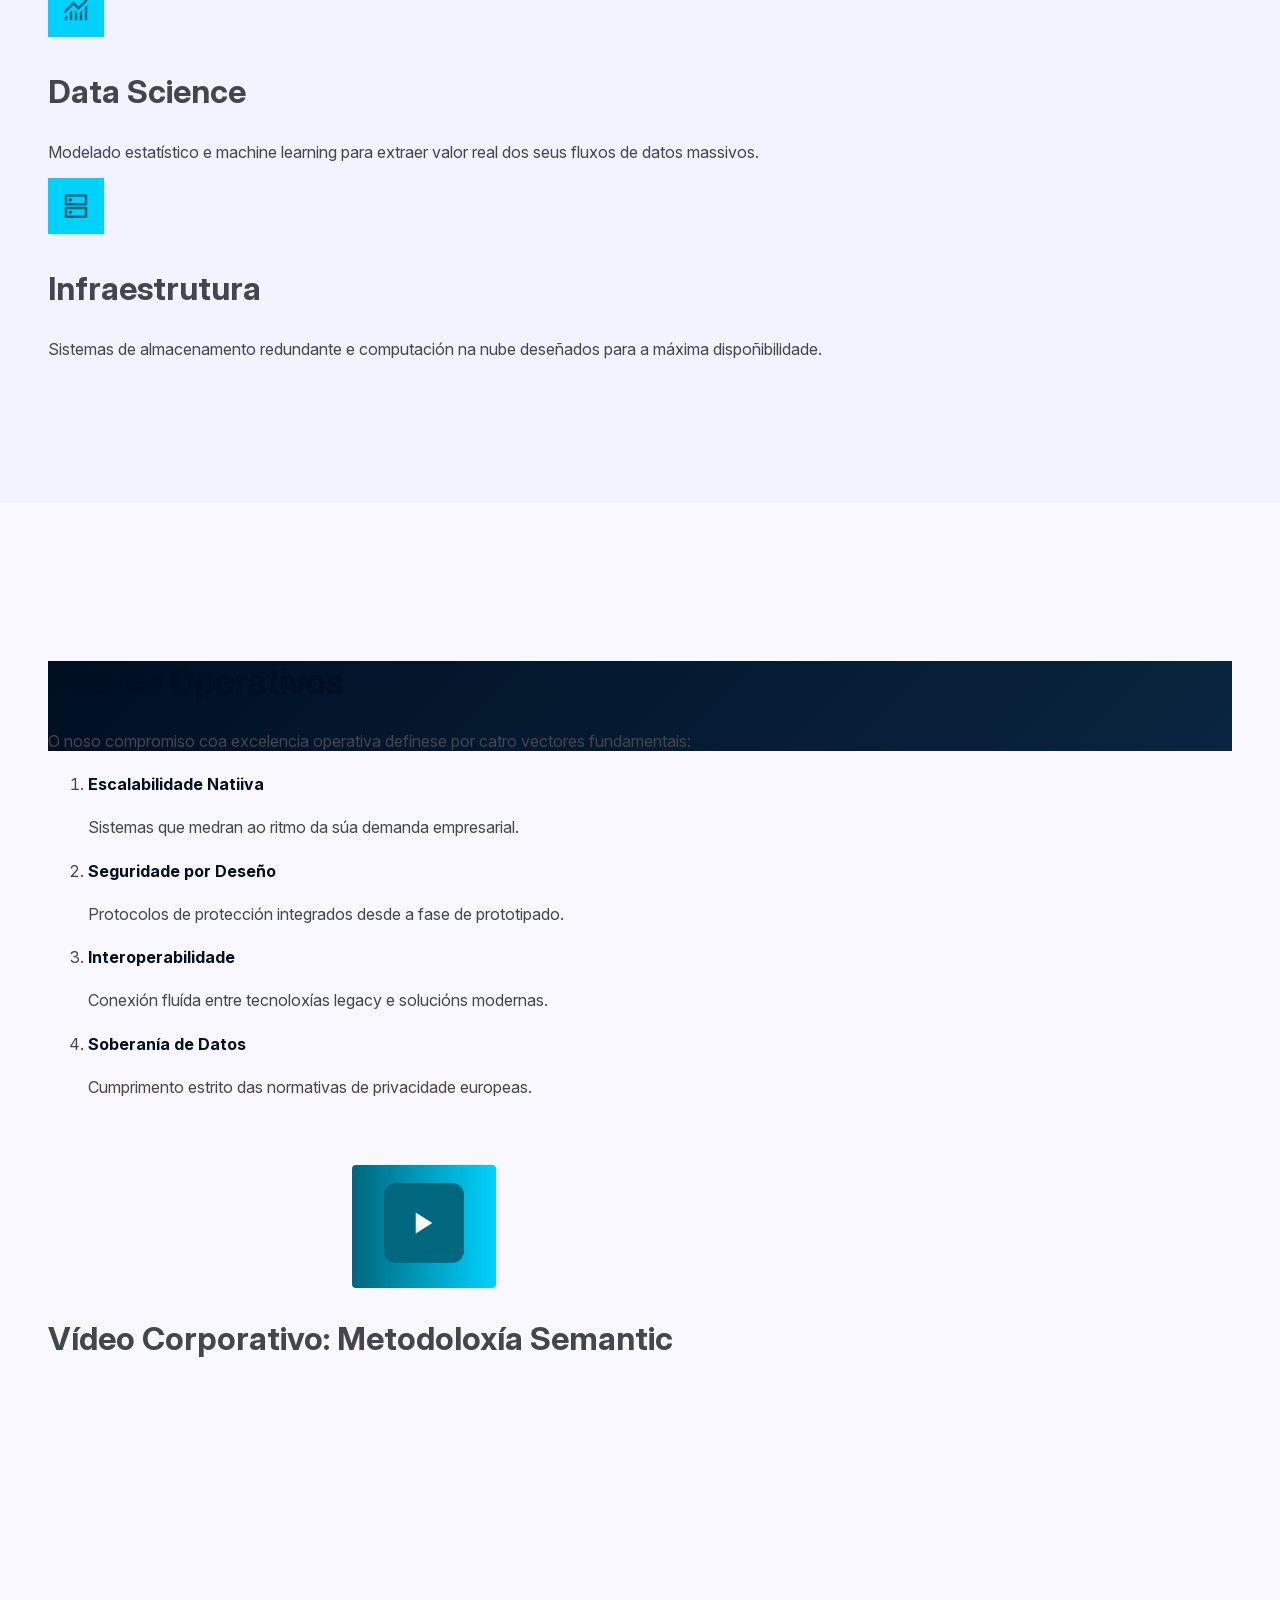
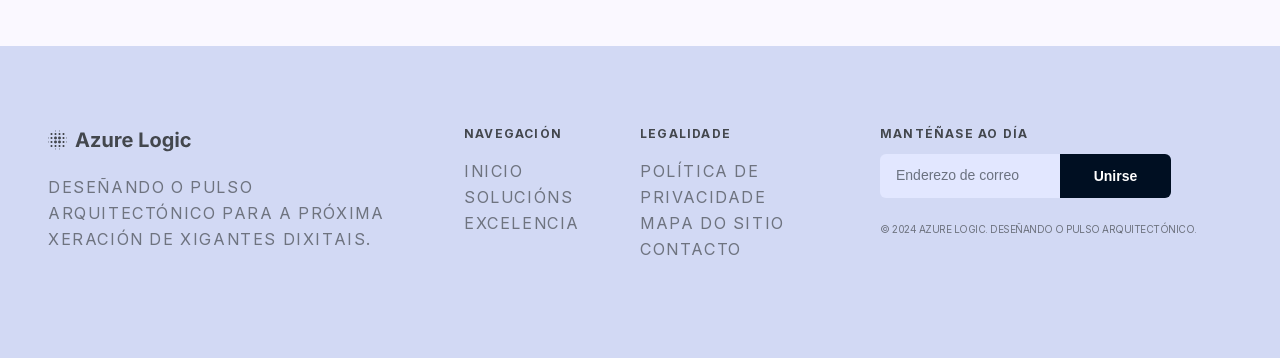
<file: quen-somos.html>
<!DOCTYPE html>
<html lang="gl">

<head>
    <meta charset="UTF-8">
    <base href="https://zeroseisdesign.github.io/azurelogic/">
    <meta name="viewport" content="width=device-width, initial-scale=1.0">
    <title>Quen somos | Azure logic</title>
    <link rel="stylesheet" href="assets/css/imprimir.css" media="print">
    <link rel="stylesheet" href="assets/css/estilo.css" media="screen">
    <link rel="stylesheet" href="assets/css/quen-somos.css" media="screen">
    <link rel="icon" type="image/png" href="/favicon-96x96.png" sizes="96x96">
    <link rel="icon" type="image/svg+xml" href="/favicon.svg">
    <link rel="shortcut icon" href="/favicon.ico">
    <link rel="apple-touch-icon" sizes="180x180" href="/apple-touch-icon.png">
    <meta name="apple-mobile-web-app-title" content="Azure logic">
    <link rel="manifest" href="/site.webmanifest">
</head>

<body>
    <header>
        <nav class="contenedor-flex posicion-fija">
            <img src="assets/imaxes/logotipo.png" alt="logotipo" width="163" height="32">
            <ul class="oculto-print">
                <li><a role="button" href="index.html">Inicio</a></li>
                <li><a role="button" href="quen-somos.html">Solucións</a></li>
                <li><a role="button" href="#">Excelencia</a></li>
                <li><a role="button" href="contacto.html">Contacto</a></li>
            </ul>
            <a class="boton textos-blancos" role="button" href="contacto.html">Contactar con ventas</a>
        </nav>
        <section>
            <img src="assets/imaxes/banner.jpg" alt="Banner de una mujer robotizada representando IA">
            <div>
                <p>ARQUITECTURA DO MAÑA</p>
                <h1><span class="textos-blancos">SOLUCIÓNS</span> INTELIXENTES</h1>
                <p>Transformamos a complexidade en eficiencia mediante sistemas de
                    computación avanzada e análise preditiva de datos.</p>
            </div>
        </section>
    </header>
    <main>

        <section>
            <div>
                <img src="assets/imaxes/server.jpg" alt="Servidor">
            </div>
            <article>
                <header>
                    <span>INFRAESTRUCTURA CRÍTICA</span>
                    <h2>As Nosas Solucións de Prócima Xeración</h2>
                </header>
                <div>
                    <p>En Azure Logic, deseñamos ecosistemas dixitais que non só responden ás demandas actuais, senón
                        que anticipan os retos do
                        futuro. A nosa metodoloxía fúndase na robustez e a escalabilidade.</p>
                    <p>Desde a virtualización completa ata a xestión de centros de datos híbridos, proporcionamos a
                        columna vertebral necesaria
                        para o crecemento exponencial da súa organización.</p>
                </div>
                <footer>
                    <a role="button" href="#">Descargar catálogo Técnico</a>
                    <img src="assets/imaxes/icono-frecha.svg" alt="Icono de flecha">
                </footer>
            </article>
        </section>
        <section>
            <div>
                <h2>Servizos Especializados</h2>
                <div>
                    <article>


                        <img src="assets/imaxes/icono-seguridade.svg" alt="Icono de seguridade como un escudo">
                        <h3>Ciberseguridade</h3>
                        <p>Protección integral de activos dixitais
                            mediante firewalls de nova xeración e
                            sistemas de detección de intrusións
                            baseados en IA.</p>
                    </article>
                    <article>
                        <img src="assets/imaxes/icono-data.svg" alt="Icono de Data Science">
                        <h3>Data Science</h3>
                        <p>Modelado estatístico e machine
                            learning para extraer valor real dos
                            seus fluxos de datos massivos.</p>
                    </article>
                    <article>


                        <img src="assets/imaxes/icono-infraestructura.svg" alt="Icono Infraestrutura">
                        <h3>Infraestrutura</h3>
                        <p>Sistemas de almacenamento
                            redundante e computación na nube
                            deseñados para a máxima
                            dispoñibilidade.</p>
                    </article>
                </div>
            </div>
        </section>
        <section>
            <div>
                <aside>
                    <header>
                        <h2>Pillares Operativos</h2>
                        <p>O noso compromiso coa excelencia operativa defínese por
                            catro vectores fundamentais:</p>
                    </header>
                    <ol>
                        <li>
                            <h4>Escalabilidade Natiiva</h4>
                            <p>Sistemas que medran ao ritmo da súa demanda empresarial.</p>
                        </li>
                        <li>
                            <h4>Seguridade por Deseño</h4>
                            <p>Protocolos de protección integrados desde a fase de
                                prototipado.</p>
                        </li>
                        <li>
                            <h4>Interoperabilidade</h4>
                            <p>Conexión fluída entre tecnoloxías legacy e solucións
                                modernas.</p>
                        </li>
                        <li>
                            <h4>Soberanía de Datos</h4>
                            <p>Cumprimento estrito das normativas de privacidade
                                europeas.</p>
                        </li>
                    </ol>
                </aside>
                <div>
                    <video src="assets/imaxes/videos/video.mp4" aria-label=""></video>
                    <button>
                        <img src="assets/imaxes/icono-play.svg" alt="Video corporativo: metodolocia semantica">
                    </button>
                    <h3>Vídeo Corporativo: Metodoloxía Semantic</h3>
                </div>
            </div>

        </section>
    </main>
    <footer class="contenedor-grid">
        <div class="item-1">
            <img src="assets/imaxes/logotipo-footer.svg" alt="logotipo" width="165" height="28">
            <p>Deseñando o Pulso Arquitectónico para a próxima xeración de xigantes dixitais.</p>
        </div>
        <div class="item-2 oculto-print contenedor-flex">
            <div>
                <h3>Navegación</h3>
                <nav>
                    <ul>
                        <li><a href="#">Inicio</a></li>
                        <li><a href="#">Solucións</a></li>
                        <li><a href="#">Excelencia</a></li>
                    </ul>
                </nav>
            </div>
            <div>
                <h3>legalidade</h3>
                <nav>
                    <ul>
                        <li><a href="#">Política de Privacidade</a></li>
                        <li><a href="#">Mapa do sitio</a></li>
                        <li><a href="#">Contacto</a></li>
                    </ul>
                </nav>
            </div>
        </div>
        <div class="item-3">
            <h3>Mantéñase ao día</h3>
            <form action="#" method="post" class="contenedor-flex">
                <input type="email" name="Newsletter" placeholder="Enderezo de correo">
                <button type="submit">Unirse</button>
            </form>
            <p><small>© 2024 Azure Logic. Deseñando o Pulso Arquitectónico.</small></p>
        </div>
    </footer>
</body>

</html>
</file>
<file: assets/css/imprimir.css>
body {
    font-family: Arial, Helvetica, sans-serif;
    color: #43474d;
}

h1 {
    font-weight: 700;
    font-size: 72px;
    line-height: 72px;
    letter-spacing: -1.2px;
    margin-top: 0;
    margin-bottom: 32.5px;
}

h2 {
    font-weight: 700;
    font-size: 36px;
    line-height: 40px;
    letter-spacing: -0.9px;
    color: #000F22;
}

button,
input,
a,
video,
.video-corporativo,
.oculto-print {
    display: none;
}
</file>
<file: assets/css/estilo.css>
@import url(../fonts/inter/inter.css);

:root {
    --color-principal: #43474d;
    --color-acento: #00677E;
    --fuente-principal: InterVariable;
}

* {
    box-sizing: border-box;
}

:focus {
    outline-color: #00D2FD;
}

body {
    background: #FAF8FF;
    font-family: var(--fuente-principal);
    font-weight: 400;
    font-style: normal;
    margin: 0;
    color: var(--color-principal);
}

cite {
    font-style: italic;
}

h1 {
    font-weight: 700;
    font-size: 36px;
    line-height: 36px;
    letter-spacing: -1.2px;
    margin-top: 0;
    margin-bottom: 32.5px;
}

h2 {
    font-weight: 700;
    font-size: 36px;
    line-height: 40px;
    letter-spacing: -0.9px;
    color: #000F22;
}

h3 {
    font-weight: 700;
    font-size: 32px;
    line-height: 37px;
}

h4 {
    font-weight: 700;
    font-size: 16px;
    line-height: 24px;
    color: #000F22;
}

h2.sub-raiado::after {
    content: '';
    display: block;
    width: 96px;
    height: 4px;
    background: var(--color-acento);
    margin-block: 16px;
}

section {
    padding: 128px 20px;
}

a {
    color: var(--color-acento);
}

/* formularios */

form {
    gap: 32px;
}

label,
.label {
    display: block;
    margin-bottom: 8px;
    font-weight: 600;
    font-size: 14px;
    line-height: 20px;
    letter-spacing: 0.7px;
    text-transform: uppercase;
}

label.label-radio,
label.label-checked {
    display: inline-flex;
    font-weight: 500;
    text-transform: none;
    align-items: center;
    gap: 11px;
    margin-right: 23px;
}

label.label-checked {
    align-items: start;
}

:is(input,
    select,
    textarea) {
    padding: 13px 16px;
    border: none;
    background: #E2E7FF;
    border-radius: 6px;
    width: 100%;
}

:is(input,
    select,
    textarea):focus {
    background-color: #fafafa;
}

:is(input,
    select,
    textarea):invalid {
    outline-color: #fd3b00;
}

:is(input,
    select,
    textarea):invalid:required {
    background: #d1d1d1;
}

:is(input,
    select,
    textarea):invalid:out-of-range {
    outline-color: #fdba00;
}

:is(input,
    select,
    textarea):valid {
    outline-color: #00fd59;
}

textarea {
    height: 150px;
    font-family: InterVariable;
}

input[type=radio],
input[type=checkbox] {
    margin: 0;
    width: 20px;
    height: 20px;
    background: #E2E7FF;
    border: 1px solid #C4C6CE;
    appearance: none;
    padding: 0;
    position: relative;
    transition: all 0.3s ease;
}

input[type=radio] {
    border-radius: 100%;
}

input[type=radio]:checked {
    background-color: var(--color-acento);
    border-color: transparent;
}

input[type=radio]::before {
    content: '';
    position: absolute;
    top: 0;
    bottom: 0;
    left: 0;
    right: 0;
    margin: auto;
    background-color: transparent;
    width: 50%;
    height: 50%;
    display: block;
    border-radius: 100%;
    transition: background-color 0.3s ease;
}

input[type=radio]:checked::before {
    background-color: #fff;
}

input[type=checkbox] {
    border-radius: 2px;
    min-width: 20px;
}

input[type=checkbox]:checked::before {
    content: '✔';
    position: absolute;
    top: 0;
    bottom: 0;
    left: 0;
    right: 0;
    margin: auto;
    text-align: center;
    color: var(--color-acento);
}

::placeholder {
    font-size: 14px;
    line-height: 17px;
    color: #6B7280;
}

button,
.button {
    padding: 18px 32px;
    background: linear-gradient(90deg, var(--color-acento) 0%, #00D2FD 100%);
    border-radius: 4px;
    font-weight: 700;
    font-size: 16px;
    line-height: 24px;
    text-align: center;
    color: #FFFFFF;
    border: none;
}

.secundario {
    border: 2px solid rgba(196, 198, 206, 0.2);
    background: white;
    color: var(--color-principal);
}

a.button {
    display: inline-block;
    text-decoration: none;
}

footer {
    grid-template-rows: repeat(3, auto [col-start]);
    grid-template-columns: 1fr;
    padding: 40px 20px;
    background-color: #D2D9F4;
    margin-top: 129px;
}


footer p,
footer ul a {
    line-height: 26px;
    letter-spacing: 1.6px;
    text-transform: uppercase;
    color: rgba(67, 71, 77, 0.7);
    text-decoration: none;
}

footer ul {
    list-style-type: none;
    padding: 0;
}

footer p small {
    font-size: 10px;
    line-height: 15px;
    letter-spacing: -0.5px;
}

footer form.contenedor-flex {
    flex-wrap: nowrap;
    flex-direction: row;
    padding: 0;
    background: none;
    box-shadow: none;
    border-radius: 0;
    gap: 0;
}

footer input[type=email] {
    padding: 13px 16px;
    width: 180px;
    height: 44px;
    border-radius: 6px 0px 0px 6px;
}

footer button[type=submit] {
    padding: 12px 24px;
    width: 111px;
    height: 44px;
    background: #000F22;
    border-radius: 0px 6px 6px 0px;
    font-weight: 700;
    font-size: 14px;
    line-height: 20px;
    text-align: center;
    color: #FFFFFF;
}

/* Estilos para el Header principal */
header {
    background-image: linear-gradient(135deg, #000F22 0%, #0A2540 100%);
}

header nav {
    justify-content: space-between;
    align-items: center;
    gap: 20px;
    padding: 24px 20px;
    background: rgba(250, 248, 255, 0.8);
    box-shadow: 0px 20px 40px rgba(10, 37, 64, 0.04);
    backdrop-filter: blur(10px);
    min-width: 100vw;
    z-index: 100;
    top: 0;
}

header nav.contenedor-flex {
    flex-wrap: nowrap;
    flex-direction: row;
}

header nav ul {
    list-style-type: none;
    padding: 0;
    margin: 0;
    display: none;
    gap: 20px;
    flex-wrap: wrap;
}

header nav>div a {
    width: 100px;
    min-width: fit-content;
    text-align: center;

    text-decoration: underline transparent;
    color: var(--color-principal);
    transition: all 0.3s;
    text-underline-offset: 8px;
}

header nav ul a {
    text-decoration: underline transparent;
    color: var(--color-principal);
    transition: all 0.3s;
    text-underline-offset: 8px;
    font-weight: 700;
}

header nav ul a:hover {
    color: #000F22;
    text-decoration-color: var(--color-acento);
}

header div.banner {
    align-items: center;
    justify-content: space-between;
    gap: 64px;
    padding: 20px;
    flex-direction: column-reverse;
}

header div.banner>div {
    flex-basis: calc(50% - 32px) !important;
}

header div.banner p {
    margin-bottom: 32.5px;
}



/* Fin de los estilos para el Header principal */


.boton {
    padding: 8px 24px;
    background: #0A2540;
    border-radius: 6px;
    width: fit-content;
    text-decoration: none;
    font-weight: 700;
    font-size: 14px;
    text-align: center;
}

.boton-principal,
.boton-secundario {
    padding: 17px 32px;
}

.boton-principal {
    background: linear-gradient(90deg, var(--color-acento) 0%, #00D2FD 100%);
}

.boton-secundario {
    border: 1px solid rgba(196, 198, 206, 0.2);
}

.botones-banner {
    gap: 16px;
}

/* Clases auxiliares */

.posicion-fija {
    position: fixed;
}

.contenedor-flex {
    display: flex !important;
    flex-wrap: wrap;
    flex-direction: column;
}

.contenedor-grid {
    display: grid;
}

.contenedor-grid .botones-opcion {
    gap: 16px;
}

.contenedor-flex>div {
    flex: 1;
}

.contenedor-centrado {
    max-width: 1280px;
    margin: auto;
}

.textos-blancos {
    color: #FFFFFF !important;
}

.fondo-terciario {
    background: #D2D9F4 !important;
}

.imaxe-responsive {
    width: 100%;
    height: auto;
}

main>section:nth-of-type(odd) {
    background: transparent;
}

main>section:nth-of-type(even) {
    background: #F2F3FF;
}

footer h3 {
    margin-top: 0;
    font-size: 12px;
    line-height: 16px;
    letter-spacing: 1.2px;
    text-transform: uppercase;
}

.columna-xl-aside {
    /*grid-template: auto auto / calc(672 / 1088 * 100%) calc(416 / 1088 * 100%);*/
    grid-template: auto auto / 100%;
    gap: 32px;
}

.columna-xl-aside>section:first-of-type {
    grid-column-start: 1;
    grid-row-start: 2;
    background: #FFFFFF;
    box-shadow: 0px 20px 40px rgba(19, 27, 46, 0.06);
    border-radius: 8px;
    padding: 20px;
}

.oculto-movil {
    display: none;
}

.menu-mobile {
    display: block;
    padding: 20px;
    z-index: 1;
    background: none;
    order: 2;
    text-indent: -10000px;
}

.nav-mobile.visible {
    opacity: 0.9;
    pointer-events: auto;
    transform: scale(1);
}

.nav-mobile {
    position: absolute;
    width: 100%;
    background: rgba(255, 255, 255, 0.9);
    backdrop-filter: blur(10.2px);
    height: 100vh;
    top: 0;
    left: 0;
    justify-content: center;
    align-items: center;
    gap: 20px;
    flex-direction: column;
    display: flex;
    opacity: 0;
    transition: all .3s ease-in-out;
    transform: scale(0);
    pointer-events: none;
}

.menu-mobile span {
    transition: all .3s ease-in-out;
}

.menu-mobile.active span {
    transform: rotate(90deg);
}

.menu-mobile span,
.menu-mobile span::after,
.menu-mobile span::before {
    width: 6px;
    height: 6px;
    border-radius: 100%;
    background-color: #000F22;
    position: relative;
    overflow: visible;
    display: block;
}

.menu-mobile span::after,
.menu-mobile span::before {
    content: '';
    box-sizing: border-box;
}

.menu-mobile span::before {
    position: absolute;
    bottom: 12px;
}

.menu-mobile span::after {
    top: 12px;
    position: absolute;
}


/* Tablet en vertical */
@media (min-width: 768px) {
    h1 {
        font-size: 48px;
        line-height: 48px;
        letter-spacing: -2.8px;
    }

    header nav {
        padding: 24px 48px;
    }

    .columna-xl-aside section {
        padding: 48px 48px 64px;
    }

    header div.banner {
        padding: 124px 24px 48px;
        flex-direction: row;
    }

    section {
        padding: 128px 48px;
    }

    .contenedor-flex {
        flex-direction: row;
    }

    .contenedor-grid .col-izquierda {
        grid-column-end: 2;
    }

    .contenedor-grid .col-derecha {
        grid-column-start: 2;
    }

    .contenedor-grid .col-100 {
        grid-column-start: 1;
        grid-column-end: 3;
    }

    .contenedor-grid .botones-opcion {
        grid-template-columns: 2fr 1fr;
    }

    footer {
        grid-template-columns: repeat(2, 1fr [col-start]);
        grid-template-rows: 1fr;
        padding: 80px 48px;
        gap: 64px;
    }

    .oculto-movil {
        display: block;
    }


}

/* Tablet en horizontal ou portátil pequeno */
@media (min-width: 1024px) {
    h1 {
        font-size: 72px;
        line-height: 72px;
        letter-spacing: -3.8px;
    }

    footer {
        grid-template: "logotipo legal contacto" 1fr / 1fr 1fr 1fr;
    }

    .item-1 {
        grid-area: logotipo;
    }

    .item-2 {
        grid-area: legal;
    }

    .item-3 {
        grid-area: contacto;
        justify-items: end;
    }

    header nav ul.nav-mobile {
        position: static;
        background: none;
        opacity: 1;
        backdrop-filter: none;
        height: auto;
        flex-direction: row;
        display: flex;
        width: auto;
        transform: none;
        pointer-events: auto;
    }

    .columna-xl-aside {
        /*grid-template: auto auto / calc(672 / 1088 * 100%) calc(416 / 1088 * 100%);*/
        grid-template: auto / 60% 40%;
        grid-template-areas:
            "titulo ."
            "section aside";
        gap: 32px;
    }

    .columna-xl-aside>div:first-of-type {
        grid-area: titulo;
    }

    .columna-xl-aside>section:first-of-type {
        grid-area: section;
    }

    .columna-xl-aside>section {
        grid-column-start: 1;
    }

    .columna-xl-aside>aside {
        grid-area: aside;
        position: sticky;
        top: 120px;
    }

    .menu-mobile {
        display: none;
    }
}

/* Portátil grande */
@media (min-width: 1440px) {
    h1 {
        font-size: 96px;
        line-height: 96px;
        letter-spacing: -4.8px;
    }

    footer input[type=email] {
        width: 241px;
    }
}
</file>
<file: assets/css/inicio.css>
.key-visual {
    max-width: 693px;
}

.contidos-solucions {
    gap: 64px;
}

.textos-solucions {
    flex-basis: calc(40% - 32px) !important;
}

.video-corporativo {
    position: relative;
    height: 256px;
    overflow: hidden;
}

.video-corporativo video {
    position: absolute;
    top: 50%;
    left: 50%;
    min-width: 100%;
    min-height: 100%;
    max-width: 100%;
    transform: translate(-50%, -50%);
    object-fit: cover;
    z-index: -1;
}

.video-corporativo>div {
    width: 100%;
    height: 100%;
    display: flex;
    justify-content: center;
    align-items: center;
}

.video-corporativo h3 {
    color: #fff;
}

.grupo-solucions {
    gap: 32px;
    flex-basis: calc(60% - 32px) !important;
}

.grupo-solucions>div {
    flex-basis: calc(50% - 16px) !important;
    background-color: #F2F3FF;
    border-radius: 8px;
    padding: 40px;
}

.caixas-brancas {
    gap: 48px;
    flex-direction: column;
}

.caixas-brancas>div {
    background-color: white;
    padding: 48px;
    flex-basis: calc((100% - 2 *48px) / 3) !important;
}

.caixas-brancas h3 {
    font-weight: 700;
    font-size: 24px;
    line-height: 32px;
    color: #000F22;
}

.caixas-brancas h3 span {
    display: block;
    font-weight: 800;
    font-size: 48px;
    line-height: 48px;
    color: rgba(176, 200, 235, 0.3);
}

.caixa-video {
    position: relative;
    background-color: #0A2540 !important;
    background-image: url(../imaxes/servidores.png);
    background-size: cover;
    background-position: center;
}

.caixa-video img.fondo {
    position: absolute;
    top: 0;
    bottom: 0;
    left: 0;
    right: 0;
    margin: auto;
    width: 100%;
    height: 100%;
    object-fit: cover;
    z-index: 0;
    visibility: hidden;
}

.caixa-video>div {
    position: relative;
    z-index: 1;
}

@media (min-width: 1024px) {
    .caixas-brancas {
        flex-direction: row;
    }
}
</file>
